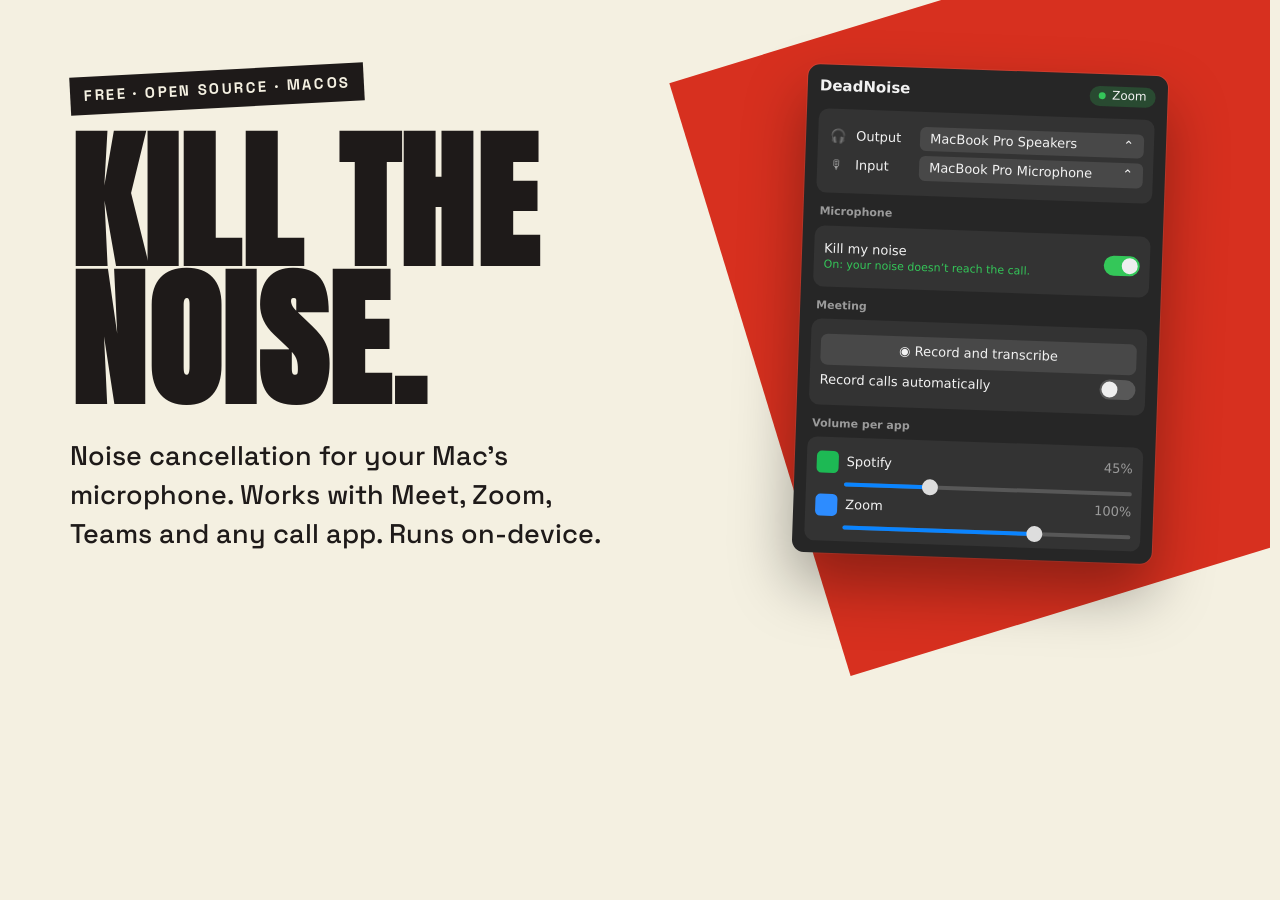
<file: launch/producthunt/gallery.html>
<!doctype html><html><head><meta charset="utf-8">
<link href="https://fonts.googleapis.com/css2?family=Anton&family=Space+Grotesk:wght@400;500;700&display=swap" rel="stylesheet">
<style>
:root{--paper:#F4F0E1;--ink:#1E1A19;--red:#D7301F;--muted:#5d554f}
*{box-sizing:border-box;margin:0}
body{width:1270px;height:760px;overflow:hidden;background:var(--paper);color:var(--ink);font:400 20px/1.45 "Space Grotesk",sans-serif}
.slide{position:relative;width:1270px;height:760px;overflow:hidden;display:none}
.slide.on{display:block}
.d{font-family:Anton,Impact,sans-serif;text-transform:uppercase;line-height:.92;letter-spacing:.01em}
.wedge{position:absolute;right:-260px;top:-180px;width:900px;height:620px;background:var(--red);transform:rotate(-17deg);transform-origin:top right}
.tag{display:inline-block;background:var(--ink);color:var(--paper);font-weight:700;font-size:15px;letter-spacing:.16em;text-transform:uppercase;padding:8px 14px;transform:rotate(-3deg)}
/* menu (recriação fiel do menu do app, modo escuro) */
.menu{position:absolute;width:360px;background:#262626;border-radius:12px;padding:12px;color:#f2f2f2;font:13px/1.3 -apple-system,"SF Pro Text",system-ui,sans-serif;box-shadow:0 30px 60px rgba(0,0,0,.35),0 0 0 1px rgba(255,255,255,.08)}
.menu .hd{display:flex;align-items:center;justify-content:space-between;margin-bottom:12px}
.menu .hd b{font-size:15px}
.badge{background:rgba(52,199,89,.22);border-radius:99px;padding:2px 9px;font-weight:500;font-size:12px;display:flex;gap:6px;align-items:center}
.badge i{width:7px;height:7px;border-radius:50%;background:#34c759}
.card{background:rgba(255,255,255,.06);border-radius:10px;padding:10px;margin-bottom:12px}
.row{display:flex;align-items:center;gap:8px;margin:5px 0}
.lbl{width:56px;color:#f2f2f2}.ic{width:20px;color:#9a9a9a;text-align:center}
.pop{flex:1;background:rgba(255,255,255,.1);border-radius:6px;padding:4px 10px;display:flex;justify-content:space-between}
.sec{color:#9a9a9a;font-weight:600;font-size:11px;margin:0 4px 6px}
.sw{width:36px;height:20px;border-radius:20px;background:rgba(255,255,255,.18);position:relative;flex:none}
.sw::after{content:"";position:absolute;top:2px;left:2px;width:16px;height:16px;border-radius:50%;background:#eee}
.sw.on{background:#34c759}.sw.on::after{left:18px}
.sub{font-size:11px;color:#9a9a9a}.sub.g{color:#34c759}
.btn{flex:1;background:rgba(255,255,255,.1);border-radius:7px;padding:7px;text-align:center}
.app{margin:4px 0 8px}.app .t{display:flex;justify-content:space-between}.pct{color:#9a9a9a}
.sl{height:4px;border-radius:4px;background:rgba(255,255,255,.18);position:relative;margin:9px 0 2px 28px}
.sl span{position:absolute;left:0;top:0;bottom:0;background:#0a84ff;border-radius:4px}
.sl em{position:absolute;top:-6px;width:16px;height:16px;border-radius:50%;background:#ddd;margin-left:-8px}
.logo{width:22px;height:22px;border-radius:5px;display:inline-block;vertical-align:middle;margin-right:8px}
/* slide 2 */
.flow{position:absolute;left:70px;right:70px;top:300px;display:flex;align-items:stretch;gap:18px}
.box{flex:1;border:3px solid var(--ink);background:var(--paper);padding:22px 20px;box-shadow:8px 8px 0 var(--red)}
.box .n{font-family:Anton;font-size:44px;color:var(--red);line-height:1}
.box h3{font-size:24px;margin:10px 0 6px}
.box p{font-size:17px;color:var(--muted)}
.arr{align-self:center;font-family:Anton;font-size:44px}
</style></head><body>

<div class="slide" id="s1">
  <div class="wedge"></div>
  <div style="position:absolute;left:70px;top:70px;width:600px">
    <span class="tag">Free · Open source · macOS</span>
    <h1 class="d" style="font-size:150px;margin-top:26px">Kill the<br>noise.</h1>
    <p style="font-size:27px;font-weight:500;margin-top:26px;max-width:540px">Noise cancellation for your Mac’s microphone. Works with Meet, Zoom, Teams and any call app. Runs on-device.</p>
  </div>
  <div class="menu" style="right:110px;top:70px;transform:rotate(2deg)">
    <div class="hd"><b>DeadNoise</b><span class="badge"><i></i>Zoom</span></div>
    <div class="card">
      <div class="row"><span class="ic">🎧</span><span class="lbl">Output</span><span class="pop">MacBook Pro Speakers <span>⌃</span></span></div>
      <div class="row"><span class="ic">🎙</span><span class="lbl">Input</span><span class="pop">MacBook Pro Microphone <span>⌃</span></span></div>
    </div>
    <div class="sec">Microphone</div>
    <div class="card"><div class="row" style="justify-content:space-between"><div><div>Kill my noise</div><div class="sub g">On: your noise doesn’t reach the call.</div></div><span class="sw on"></span></div></div>
    <div class="sec">Meeting</div>
    <div class="card"><div class="row"><span class="btn">◉ Record and transcribe</span></div>
      <div class="row" style="justify-content:space-between"><span>Record calls automatically</span><span class="sw"></span></div></div>
    <div class="sec">Volume per app</div>
    <div class="card" style="margin:0">
      <div class="app"><div class="t"><span><span class="logo" style="background:#1db954"></span>Spotify</span><span class="pct">45%</span></div><div class="sl"><span style="width:30%"></span><em style="left:30%"></em></div></div>
      <div class="app" style="margin-bottom:2px"><div class="t"><span><span class="logo" style="background:#2d8cff"></span>Zoom</span><span class="pct">100%</span></div><div class="sl"><span style="width:66.6%"></span><em style="left:66.6%"></em></div></div>
    </div>
  </div>
</div>

<div class="slide" id="s2">
  <div style="position:absolute;left:70px;top:70px">
    <span class="tag">How it works</span>
    <h1 class="d" style="font-size:96px;margin-top:22px">Your voice in.<br><span style="color:var(--red)">Only your voice</span> out.</h1>
  </div>
  <div class="flow" style="top:400px">
    <div class="box"><div class="n">01</div><h3>Your real mic</h3><p>DeadNoise listens only while an app is on a call.</p></div>
    <div class="arr">→</div>
    <div class="box"><div class="n">02</div><h3>macOS voice isolation</h3><p>Apple’s on-device model strips the noise. No cloud, no account.</p></div>
    <div class="arr">→</div>
    <div class="box"><div class="n">03</div><h3>“DeadNoise Microphone”</h3><p>Pick it in Meet, Zoom or Teams. They only hear you.</p></div>
  </div>
</div>

<div class="slide" id="s3">
  <div class="wedge" style="right:-420px;top:-120px"></div>
  <div style="position:absolute;left:70px;top:70px">
    <span class="tag">Also in the menu bar</span>
    <h1 class="d" style="font-size:110px;margin-top:22px">Three things.<br>Done right.</h1>
  </div>
  <div class="flow" style="top:420px">
    <div class="box"><div class="n">01</div><h3>Kill my noise</h3><p>Keyboard, fan, dog: gone before it leaves your Mac.</p></div>
    <div class="box"><div class="n">02</div><h3>Volume per app</h3><p>Music down, meeting up. Each app from 0 to 150%.</p></div>
    <div class="box"><div class="n">03</div><h3>Record &amp; transcribe</h3><p>Transcripts split into “Me” and “Others”, made on your Mac.</p></div>
  </div>
</div>
<script>document.getElementById(location.hash.slice(1)||'s1').classList.add('on')</script>
</body></html>
</file>
